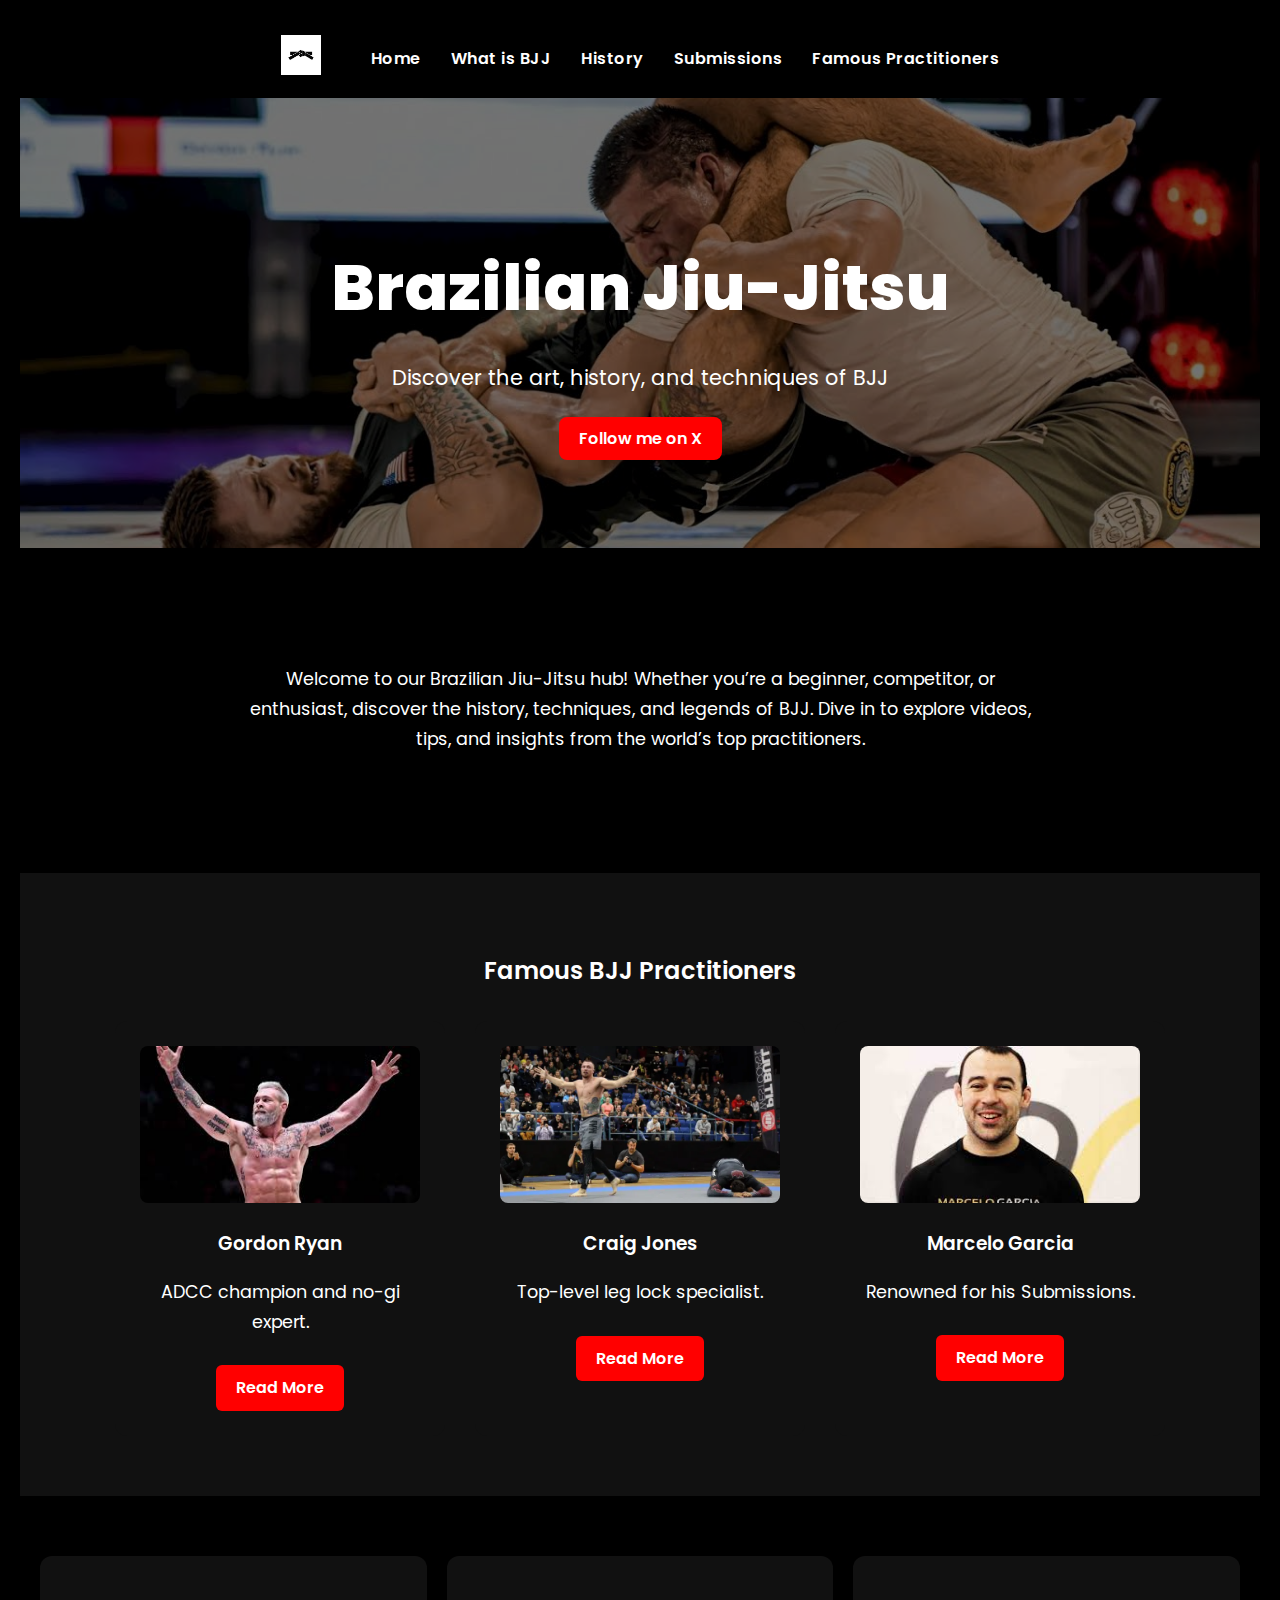
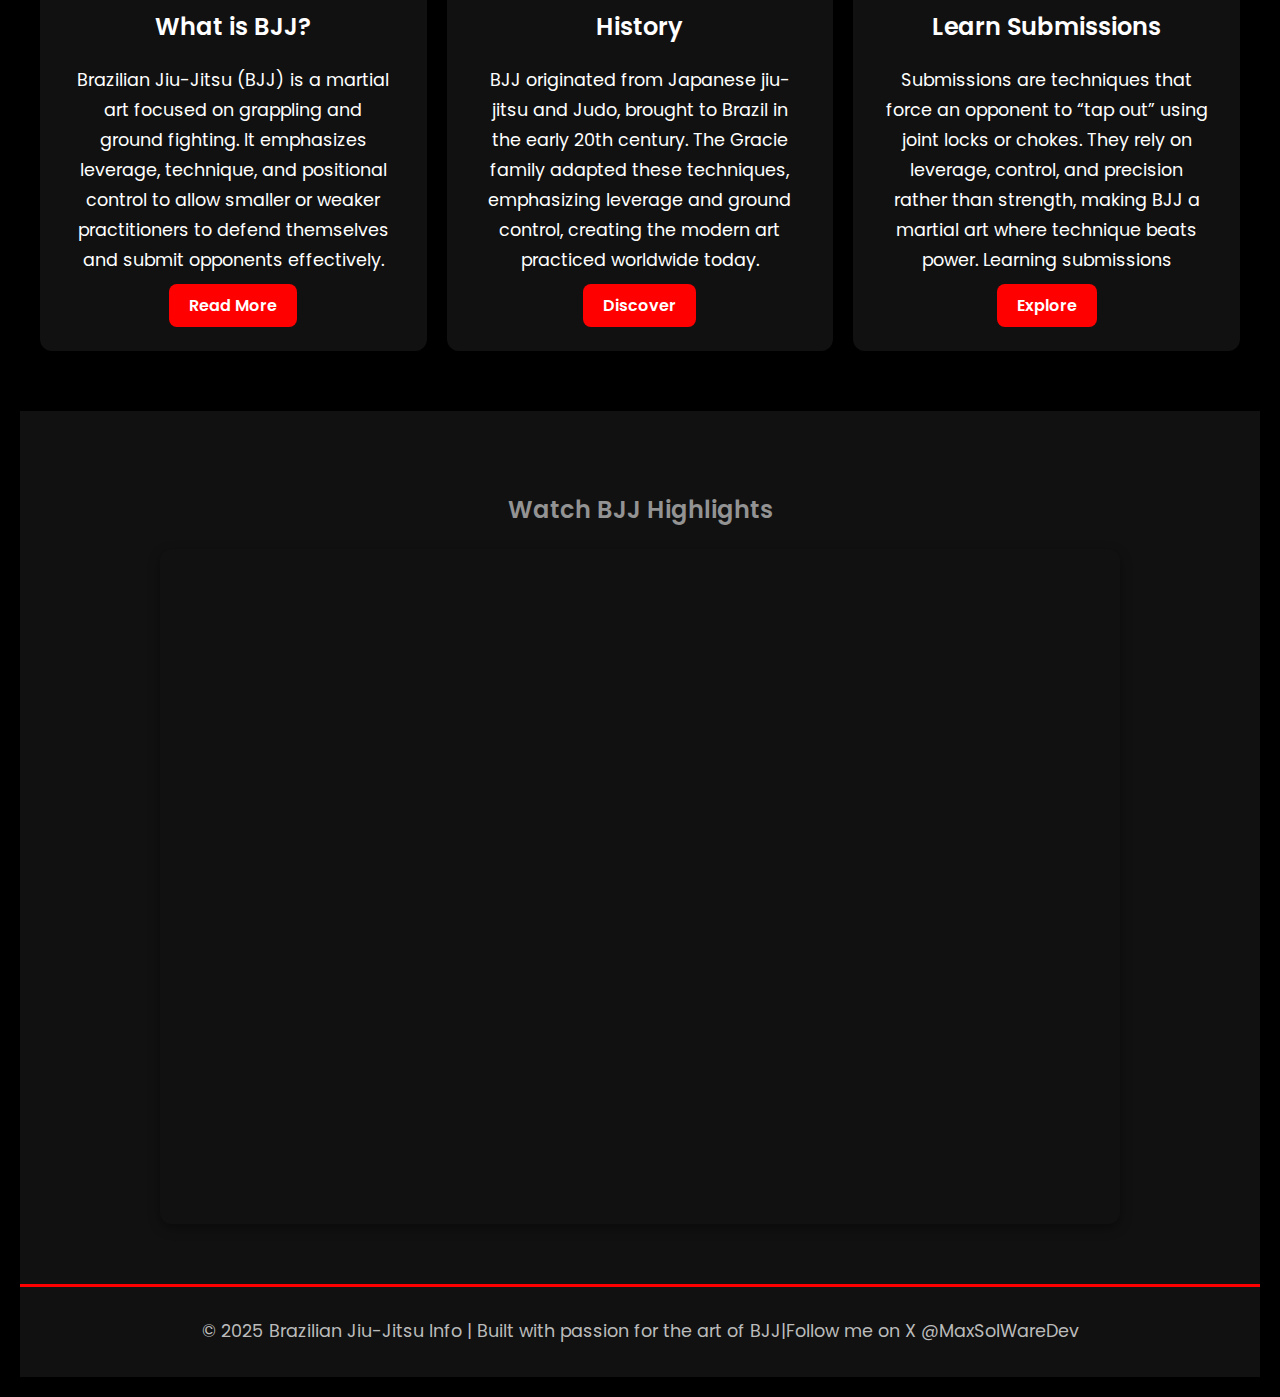
<file: index.html>
<!DOCTYPE html>
<html lang="en">

<head>

  <link href="https://fonts.googleapis.com/css2?family=Poppins:wght@400;600;700;800&display=swap" rel="stylesheet">


  <link rel="icon" href="favicon.ico" type="image/x-icon">

  <script async src="https://www.googletagmanager.com/gtag/js?id=G-JD1SRXKJDD"></script>
  <script>
    window.dataLayer = window.dataLayer || [];
    function gtag() { dataLayer.push(arguments); }
    gtag('js', new Date());
    gtag('config', 'G-JD1SRXKJDD');
  </script>


  <link rel="stylesheet" href="style.css">
  <meta charset="UTF-8">
  <meta name="viewport" content="width=device-width, initial-scale=1.0">
  <title>Brazilian Jiu-Jitsu Info</title>
</head>

<body>


  <nav>
    <a href="index.html">
      <img src="harder.jpeg" alt="Logo">
    </a>
    <a href="index.html">Home</a>
    <a href="what-is-bjj.html">What is BJJ</a>
    <a href="history.html">History</a>
    <a href="Submissions.html">Submissions</a>
    <a href="practitioners.html">Famous Practitioners</a>
  </nav>


  <header class="hero">
    <div class="hero-content">
      <h1>Brazilian Jiu-Jitsu</h1>
      <p>Discover the art, history, and techniques of BJJ</p>
      <a href="https://x.com/MaxSolWareDev" class="btn" target="_blank">Follow me on X</a>
    </div>
  </header>


  <section class="intro">
    <p>Welcome to our Brazilian Jiu-Jitsu hub! Whether you’re a beginner, competitor, or enthusiast, discover the
      history, techniques, and legends of BJJ. Dive in to explore videos, tips, and insights from the world’s top
      practitioners.</p>
  </section>


  <section class="practitioners-preview">


    <h2>Famous BJJ Practitioners</h2>
    <div class="practitioner-grid">
      <div class="practitioner-card">
        <img src="gordon-ryan.jpg" alt="Gordon Ryan">
        <h3>Gordon Ryan</h3>
        <p>ADCC champion and no-gi expert.</p>
        <a href="practitioners.html" class="btn-small">Read More</a>
      </div>


      <div class="practitioner-card">
        <img src="craig-jones.jpg" alt="Craig Jones">
        <h3>Craig Jones</h3>
        <p>Top-level leg lock specialist.</p>
        <a href="practitioners.html" class="btn-small">Read More</a>
      </div>


      <div class="practitioner-card">
        <img src="marcelo-garcia.jpg" alt="Marcelo Garcia">
        <h3>Marcelo Garcia</h3>
        <p>Renowned for his Submissions.</p>
        <a href="practitioners.html" class="btn-small">Read More</a>
      </div>


  </section>


  <section class="features">


    <div class="feature">
      <h2>What is BJJ?</h2>
      <p>Brazilian Jiu-Jitsu (BJJ) is a martial art focused on grappling and ground fighting. It emphasizes leverage,
        technique, and positional control to allow smaller or weaker practitioners to defend themselves and submit
        opponents effectively.</p>
      <a href="what-is-bjj.html" class="btn-small">Read More</a>
    </div>


    <div class="feature">
      <h2>History</h2>
      <p>BJJ originated from Japanese jiu-jitsu and Judo, brought to Brazil in the early 20th century. The Gracie family
        adapted these techniques, emphasizing leverage and ground control, creating the modern art practiced worldwide
        today.</p>
      <a href="history.html" class="btn-small">Discover</a>
    </div>


    <div class="feature">
      <h2>Learn Submissions</h2>
      <p>Submissions are techniques that force an opponent to “tap out” using joint locks or chokes. They rely on
        leverage, control, and precision rather than strength, making BJJ a martial art where technique beats power.
        Learning submissions</p>
      <a href="Submissions.html" class="btn-small">Explore</a>
    </div>


  </section>


  <section class="media">
    <h2>Watch BJJ Highlights</h2>
    <div class="video-container">
      <iframe src="https://www.youtube.com/embed/VdvzKLjdd8c" frameborder="0" allowfullscreen></iframe>
    </div>


  </section>


  <footer>
    <p>&copy; 2025 Brazilian Jiu-Jitsu Info | Built with passion for the art of BJJ|Follow me on X @MaxSolWareDev</p>
  </footer>


</body>

</html>
</file>
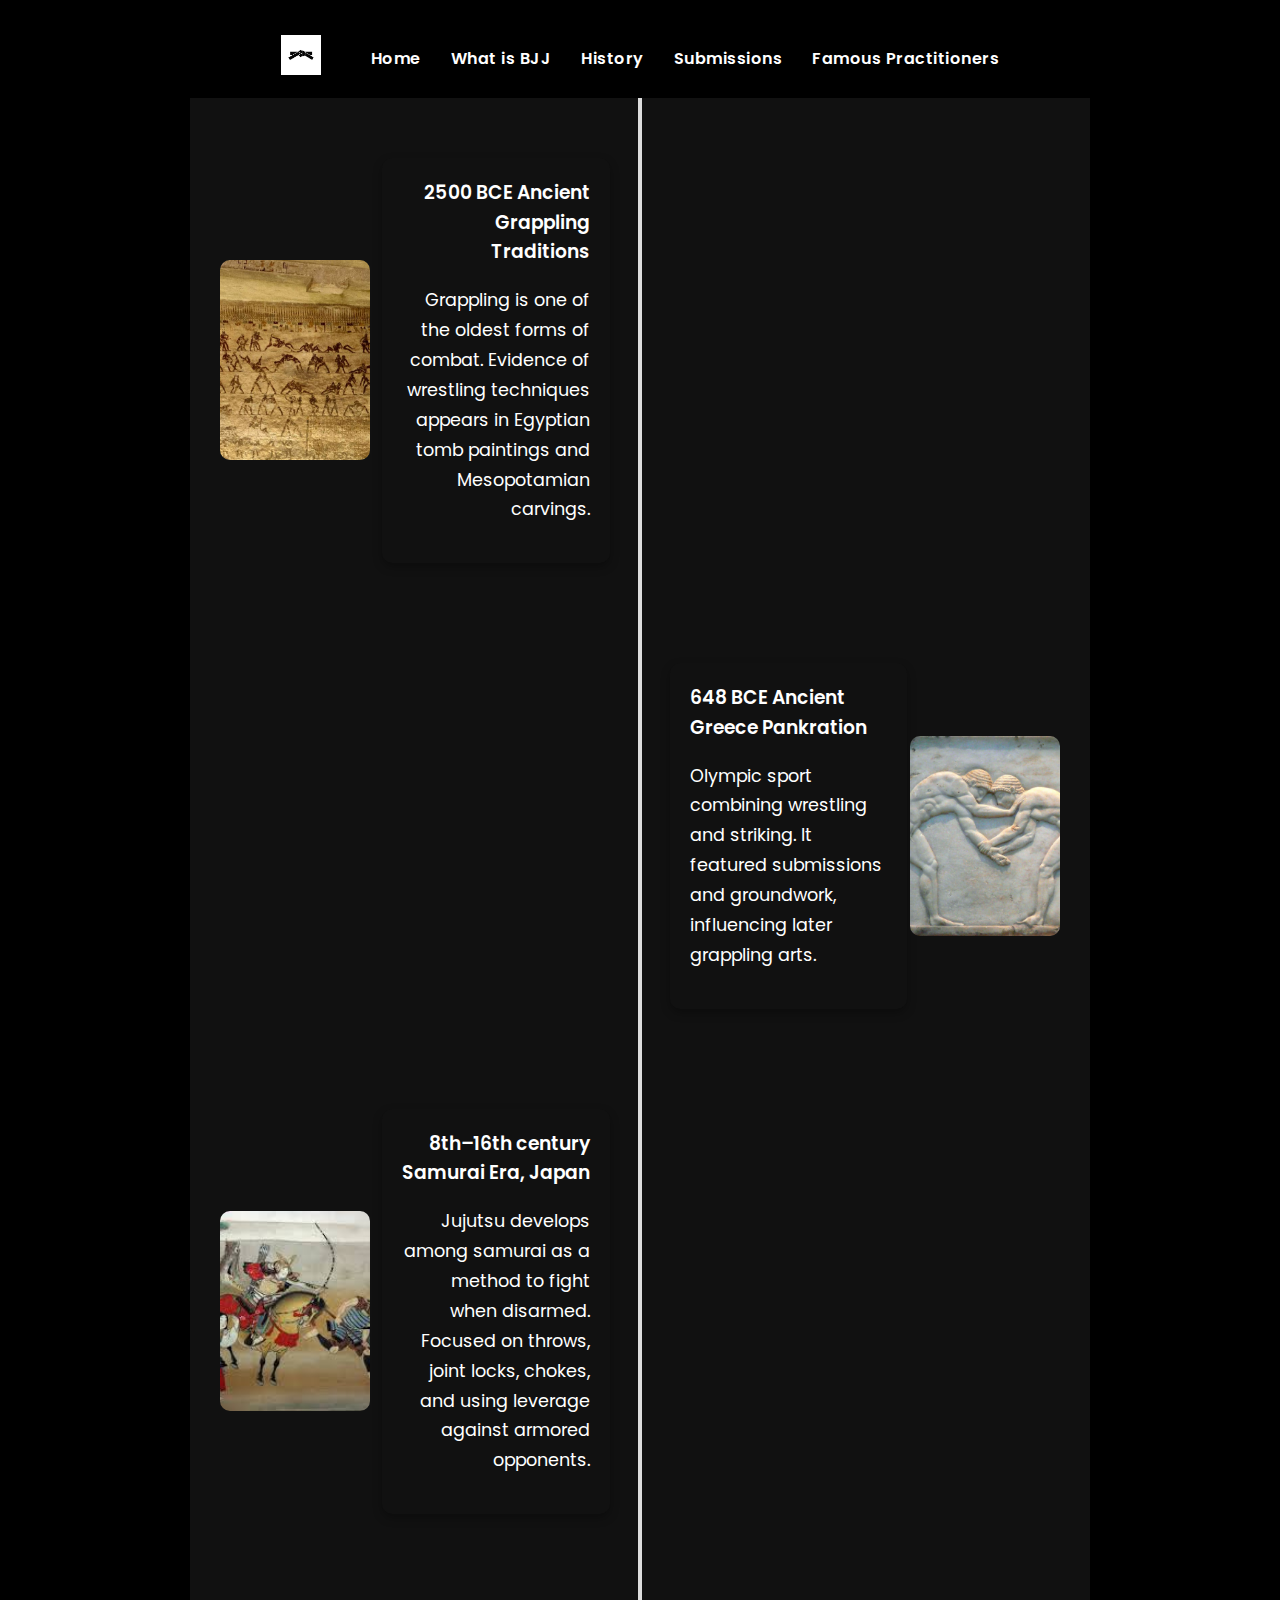
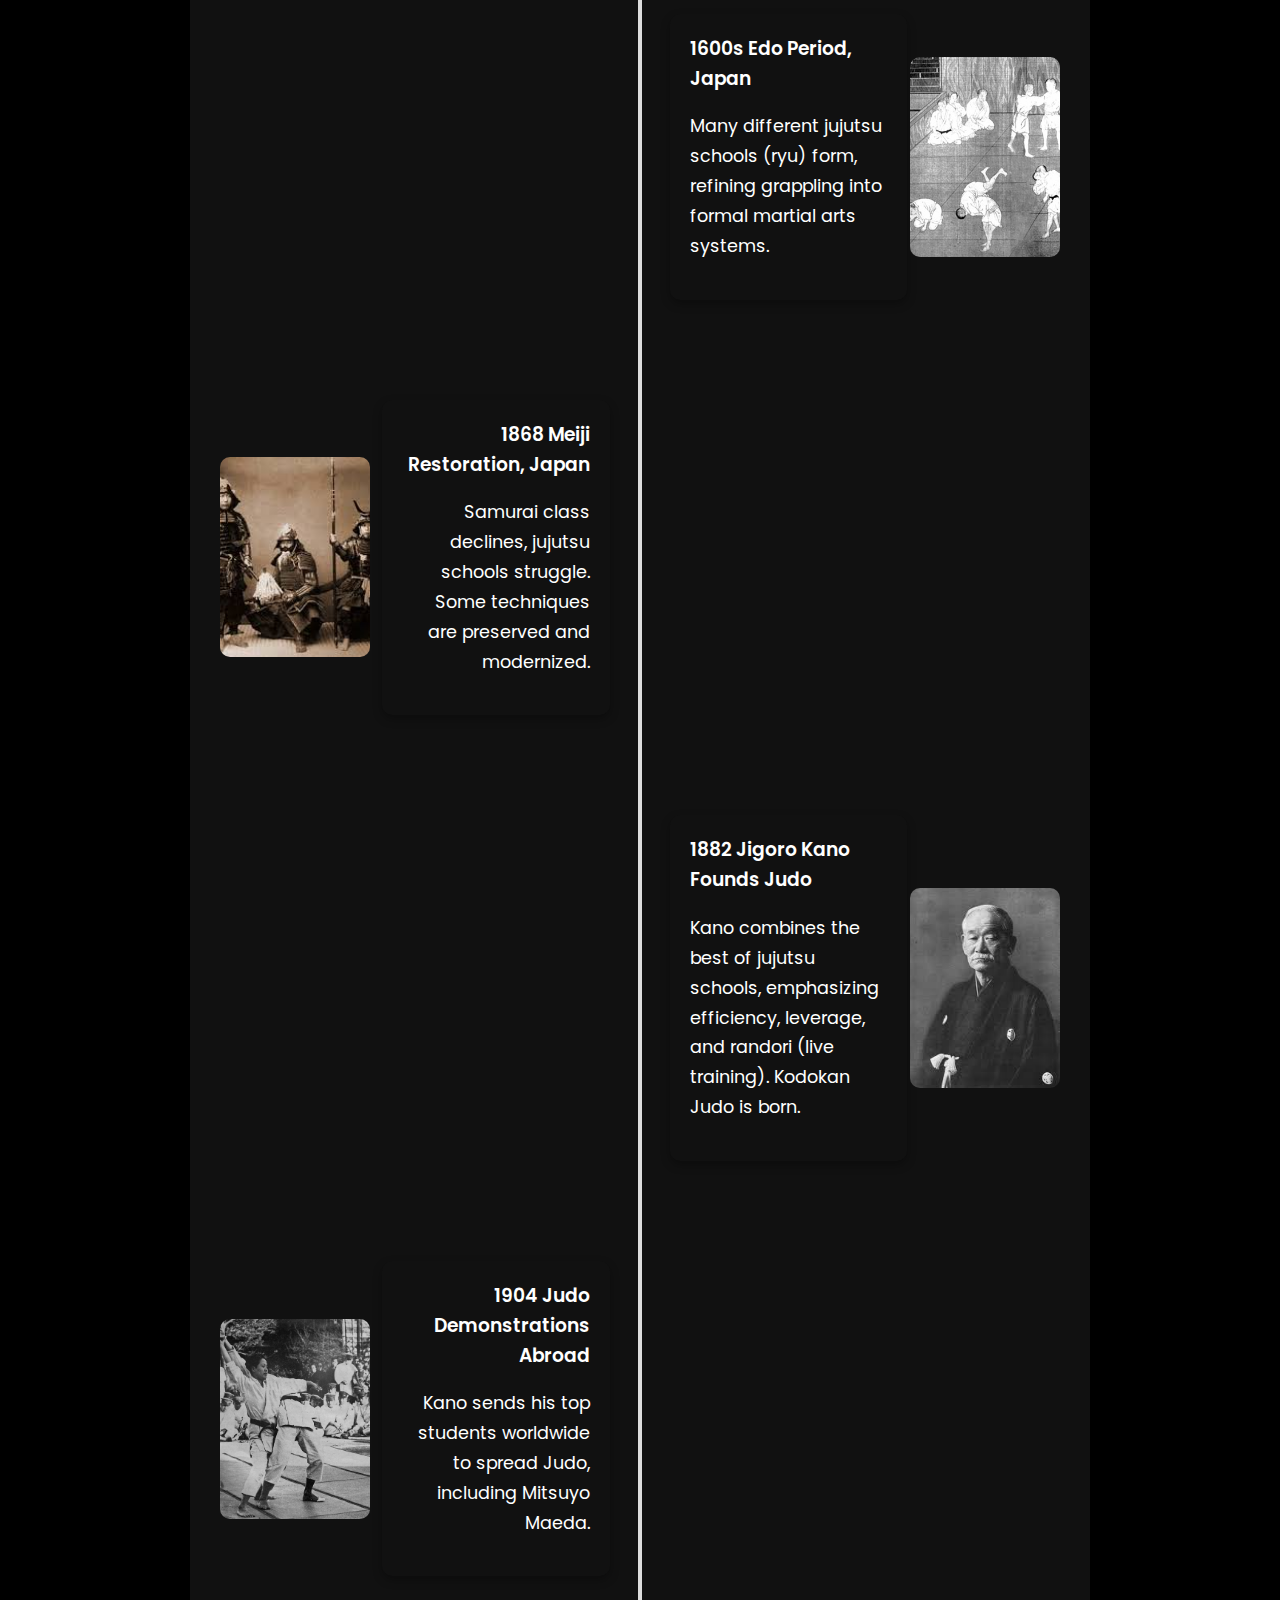
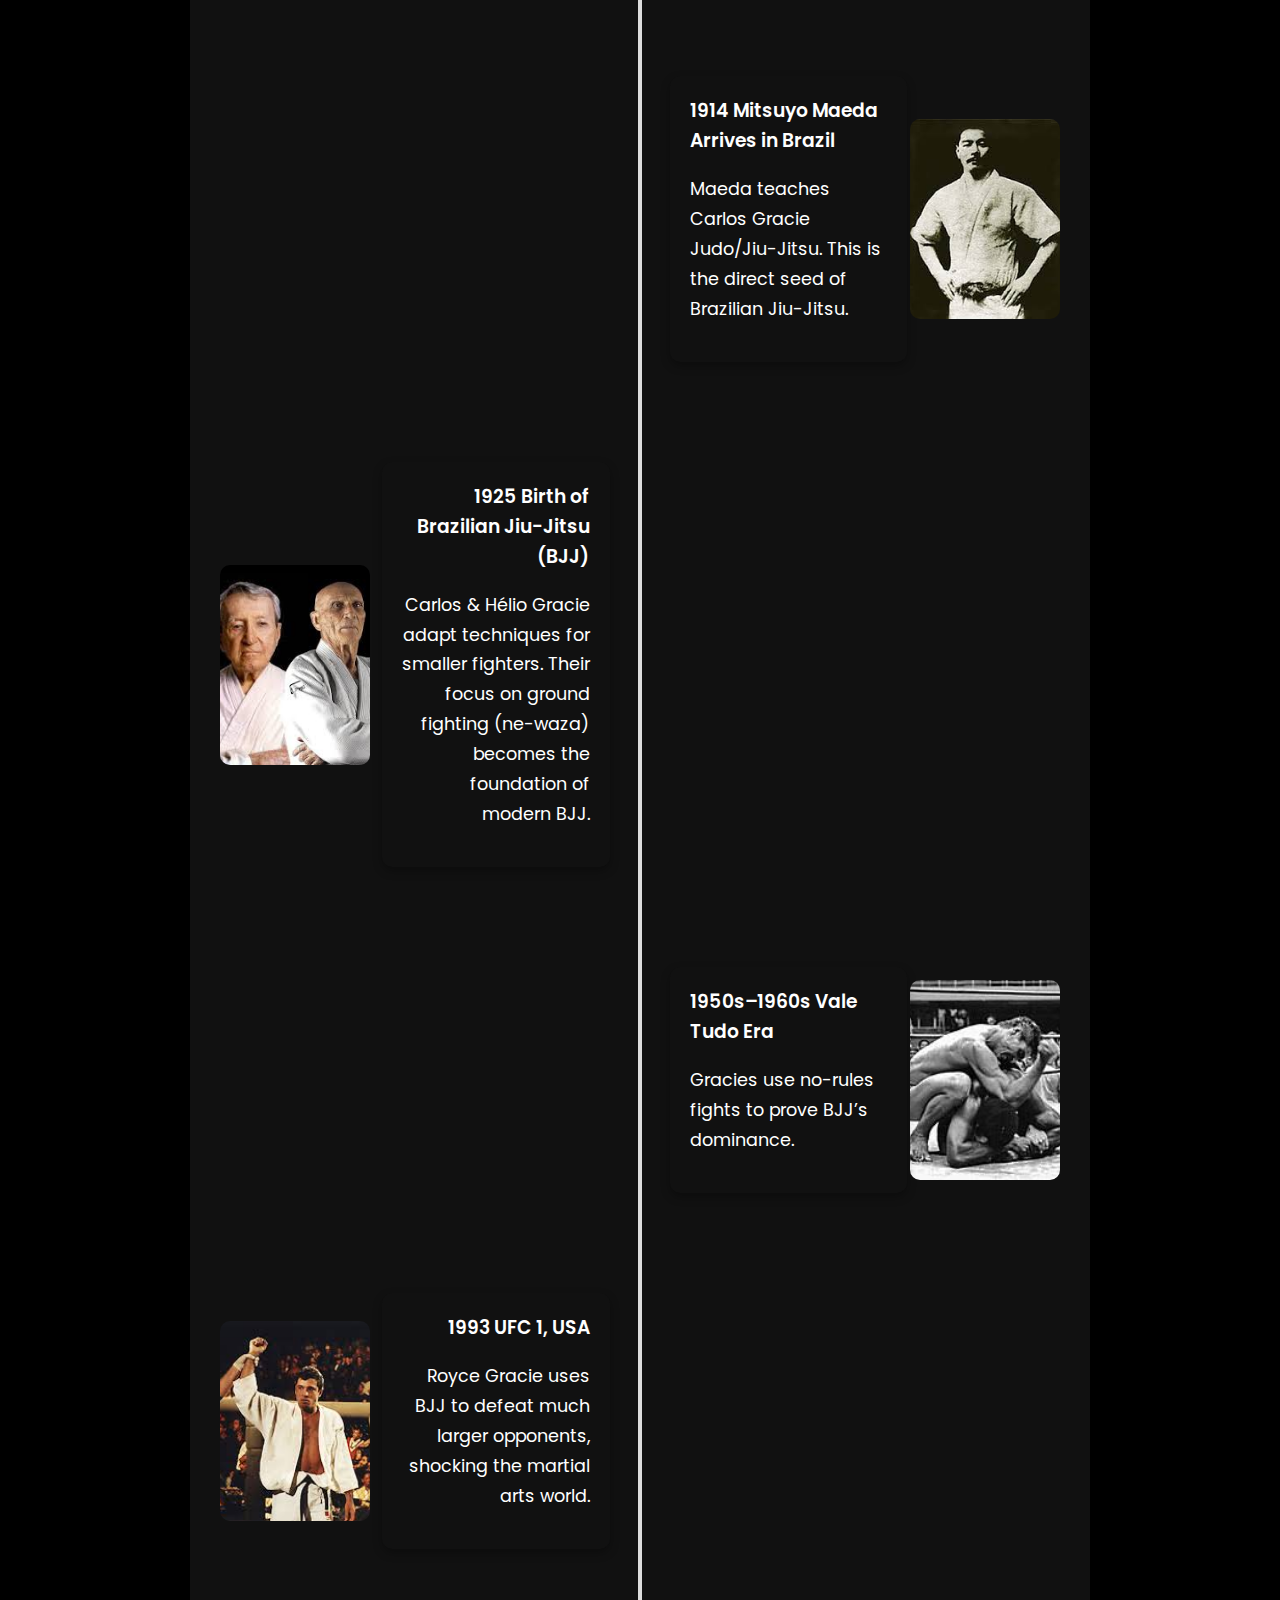
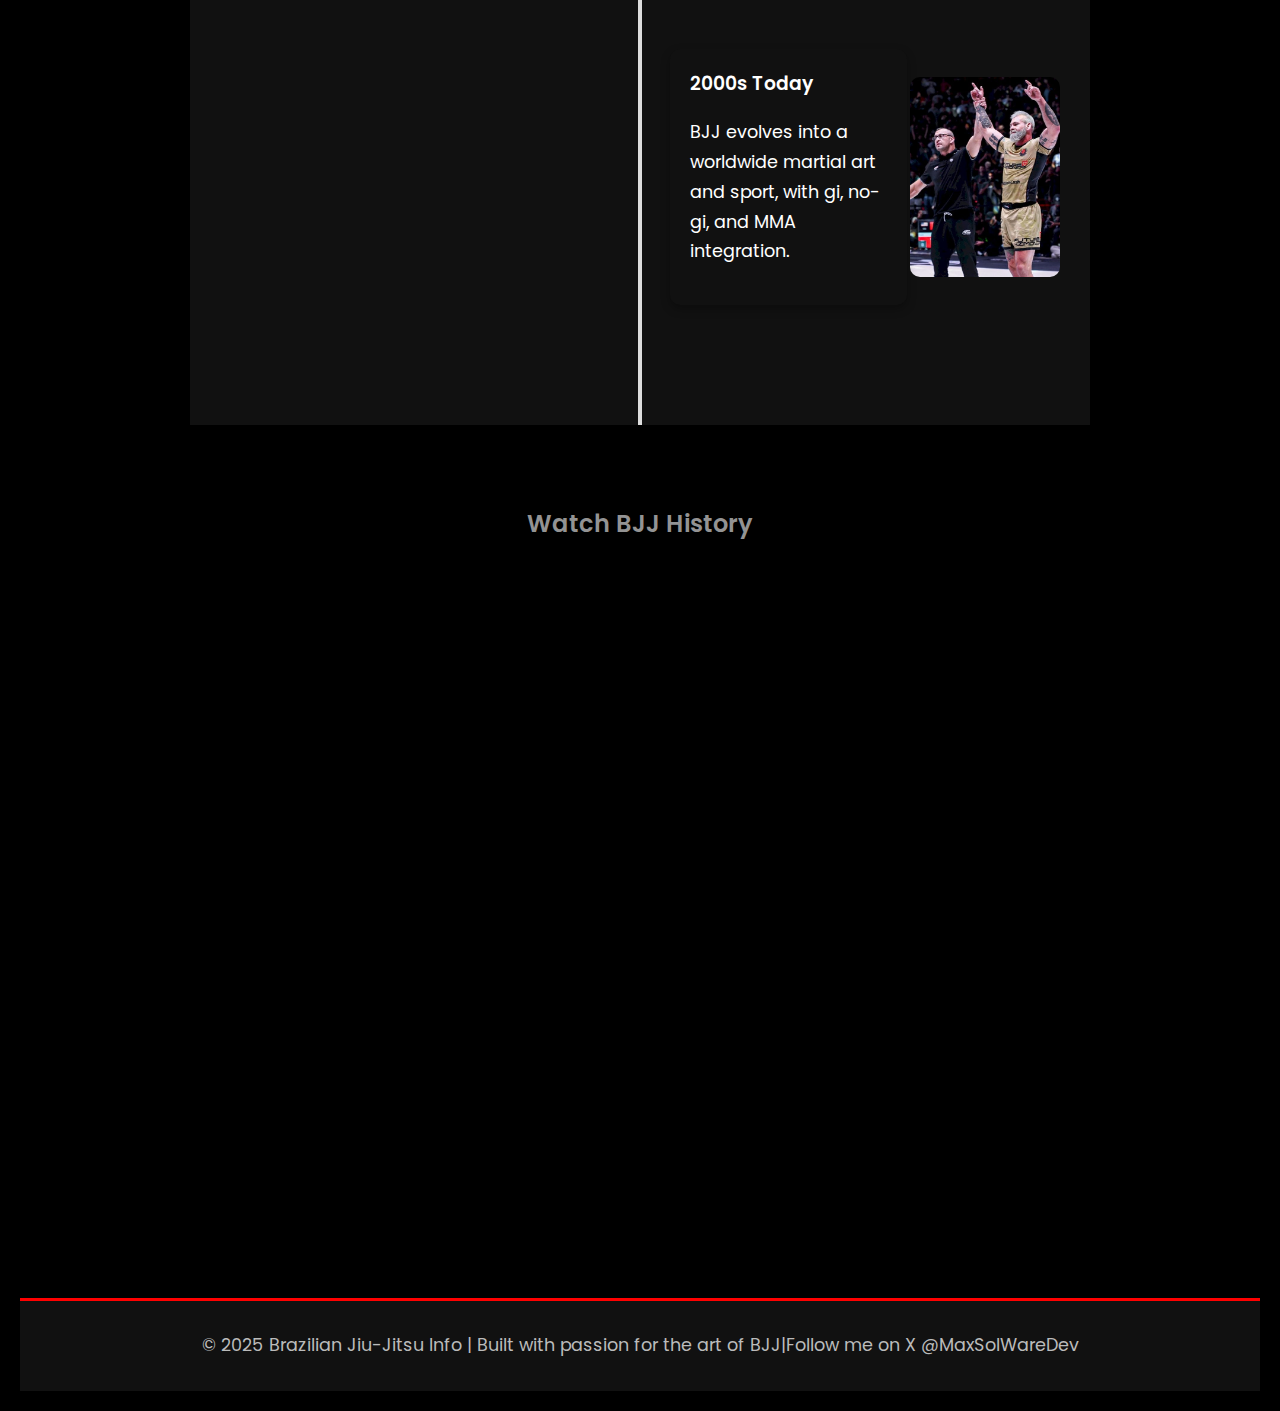
<file: history.html>
<!DOCTYPE html>
<html lang="en">

<head>

  <link href="https://fonts.googleapis.com/css2?family=Poppins:wght@400;600;700;800&display=swap" rel="stylesheet">

  <link rel="icon" href="favicon.ico" type="image/x-icon">


  <script async src="https://www.googletagmanager.com/gtag/js?id=G-JD1SRXKJDD"></script>
  <script>
    window.dataLayer = window.dataLayer || [];
    function gtag() { dataLayer.push(arguments); }
    gtag('js', new Date());
    gtag('config', 'G-JD1SRXKJDD');
  </script>


  <link rel="stylesheet" href="style.css">
  <meta charset="UTF-8">
  <meta name="viewport" content="width=device-width, initial-scale=1.0">
  <title>History of BJJ</title>
</head>

<body class="history">


  <nav>
    <a href="index.html">
      <img src="harder.jpeg" alt="Logo">
    </a>
    <a href="index.html">Home</a>
    <a href="what-is-bjj.html">What is BJJ</a>
    <a href="history.html">History</a>
    <a href="Submissions.html">Submissions</a>
    <a href="practitioners.html">Famous Practitioners</a>
  </nav>


  <section class="timeline">

    <div class="timeline-item">
      <div class="timeline-img left">
        <img src="ancient-grappling.jpg" alt="Ancient Grappling">
      </div>
      <div class="timeline-content">
        <h3>2500 BCE Ancient Grappling Traditions</h3>
        <p>Grappling is one of the oldest forms of combat. Evidence of wrestling techniques appears in Egyptian tomb
          paintings and Mesopotamian carvings.</p>
      </div>
    </div>


    <div class="timeline-item">
      <div class="timeline-img right">
        <img src="pankration.jpg" alt="Ancient Greece Pankration">
      </div>
      <div class="timeline-content">
        <h3>648 BCE Ancient Greece Pankration</h3>
        <p>Olympic sport combining wrestling and striking. It featured submissions and groundwork, influencing later
          grappling arts.</p>
      </div>
    </div>


    <div class="timeline-item">
      <div class="timeline-img left">
        <img src="samurai.jpg" alt="samurai">
      </div>
      <div class="timeline-content">
        <h3>8th–16th century Samurai Era, Japan</h3>
        <p>Jujutsu develops among samurai as a method to fight when disarmed. Focused on throws, joint locks, chokes,
          and using leverage against armored opponents.</p>
      </div>
    </div>


    <div class="timeline-item">
      <div class="timeline-img right">
        <img src="edo.jpg" alt="edo">
      </div>
      <div class="timeline-content">
        <h3>1600s Edo Period, Japan</h3>
        <p>Many different jujutsu schools (ryu) form, refining grappling into formal martial arts systems.</p>
      </div>
    </div>


    <div class="timeline-item">
      <div class="timeline-img left">
        <img src="resto.jpg" alt="resto">
      </div>
      <div class="timeline-content">
        <h3>1868 Meiji Restoration, Japan</h3>
        <p>Samurai class declines, jujutsu schools struggle. Some techniques are preserved and modernized.</p>
      </div>
    </div>


    <div class="timeline-item">
      <div class="timeline-img right">
        <img src="kano.jpg" alt="kano">
      </div>
      <div class="timeline-content">
        <h3>1882 Jigoro Kano Founds Judo</h3>
        <p>Kano combines the best of jujutsu schools, emphasizing efficiency, leverage, and randori (live training).
          Kodokan Judo is born.</p>
      </div>
    </div>


    <div class="timeline-item">
      <div class="timeline-img left">
        <img src="judo.jpg" alt="judo">
      </div>
      <div class="timeline-content">
        <h3>1904 Judo Demonstrations Abroad</h3>
        <p>Kano sends his top students worldwide to spread Judo, including Mitsuyo Maeda.</p>
      </div>
    </div>


    <div class="timeline-item">
      <div class="timeline-img right">
        <img src="maeda.jpg" alt="maeda">
      </div>
      <div class="timeline-content">
        <h3>1914 Mitsuyo Maeda Arrives in Brazil</h3>
        <p>Maeda teaches Carlos Gracie Judo/Jiu-Jitsu. This is the direct seed of Brazilian Jiu-Jitsu.</p>
      </div>
    </div>


    <div class="timeline-item">
      <div class="timeline-img left">
        <img src="gracie.jpg" alt="gracie">
      </div>
      <div class="timeline-content">
        <h3>1925 Birth of Brazilian Jiu-Jitsu (BJJ)</h3>
        <p>Carlos & Hélio Gracie adapt techniques for smaller fighters. Their focus on ground fighting (ne-waza) becomes
          the foundation of modern BJJ.</p>
      </div>
    </div>


    <div class="timeline-item">
      <div class="timeline-img right">
        <img src="tudo.jpg" alt="tudo">
      </div>
      <div class="timeline-content">
        <h3>1950s–1960s Vale Tudo Era</h3>
        <p>Gracies use no-rules fights to prove BJJ’s dominance.</p>
      </div>
    </div>


    <div class="timeline-item">
      <div class="timeline-img left">
        <img src="ufc.jpg" alt="ufc">
      </div>
      <div class="timeline-content">
        <h3>1993 UFC 1, USA</h3>
        <p>Royce Gracie uses BJJ to defeat much larger opponents, shocking the martial arts world.</p>
      </div>
    </div>

    <div class="timeline-item">
      <div class="timeline-img right">
        <img src="now.jpg" alt="now">
      </div>
      <div class="timeline-content">
        <h3>2000s Today</h3>
        <p>BJJ evolves into a worldwide martial art and sport, with gi, no-gi, and MMA integration.</p>
      </div>
    </div>


  </section>

  <section class="media">
    <h2>Watch BJJ History</h2>
    <div class="video-container">
      <iframe src="https://www.youtube.com/embed/UiVyUQqkWro" frameborder="0" allowfullscreen></iframe>
    </div>
  </section>

  <footer>
    <p>&copy; 2025 Brazilian Jiu-Jitsu Info | Built with passion for the art of BJJ|Follow me on X @MaxSolWareDev</p>
  </footer>


</body>

</html>
</file>
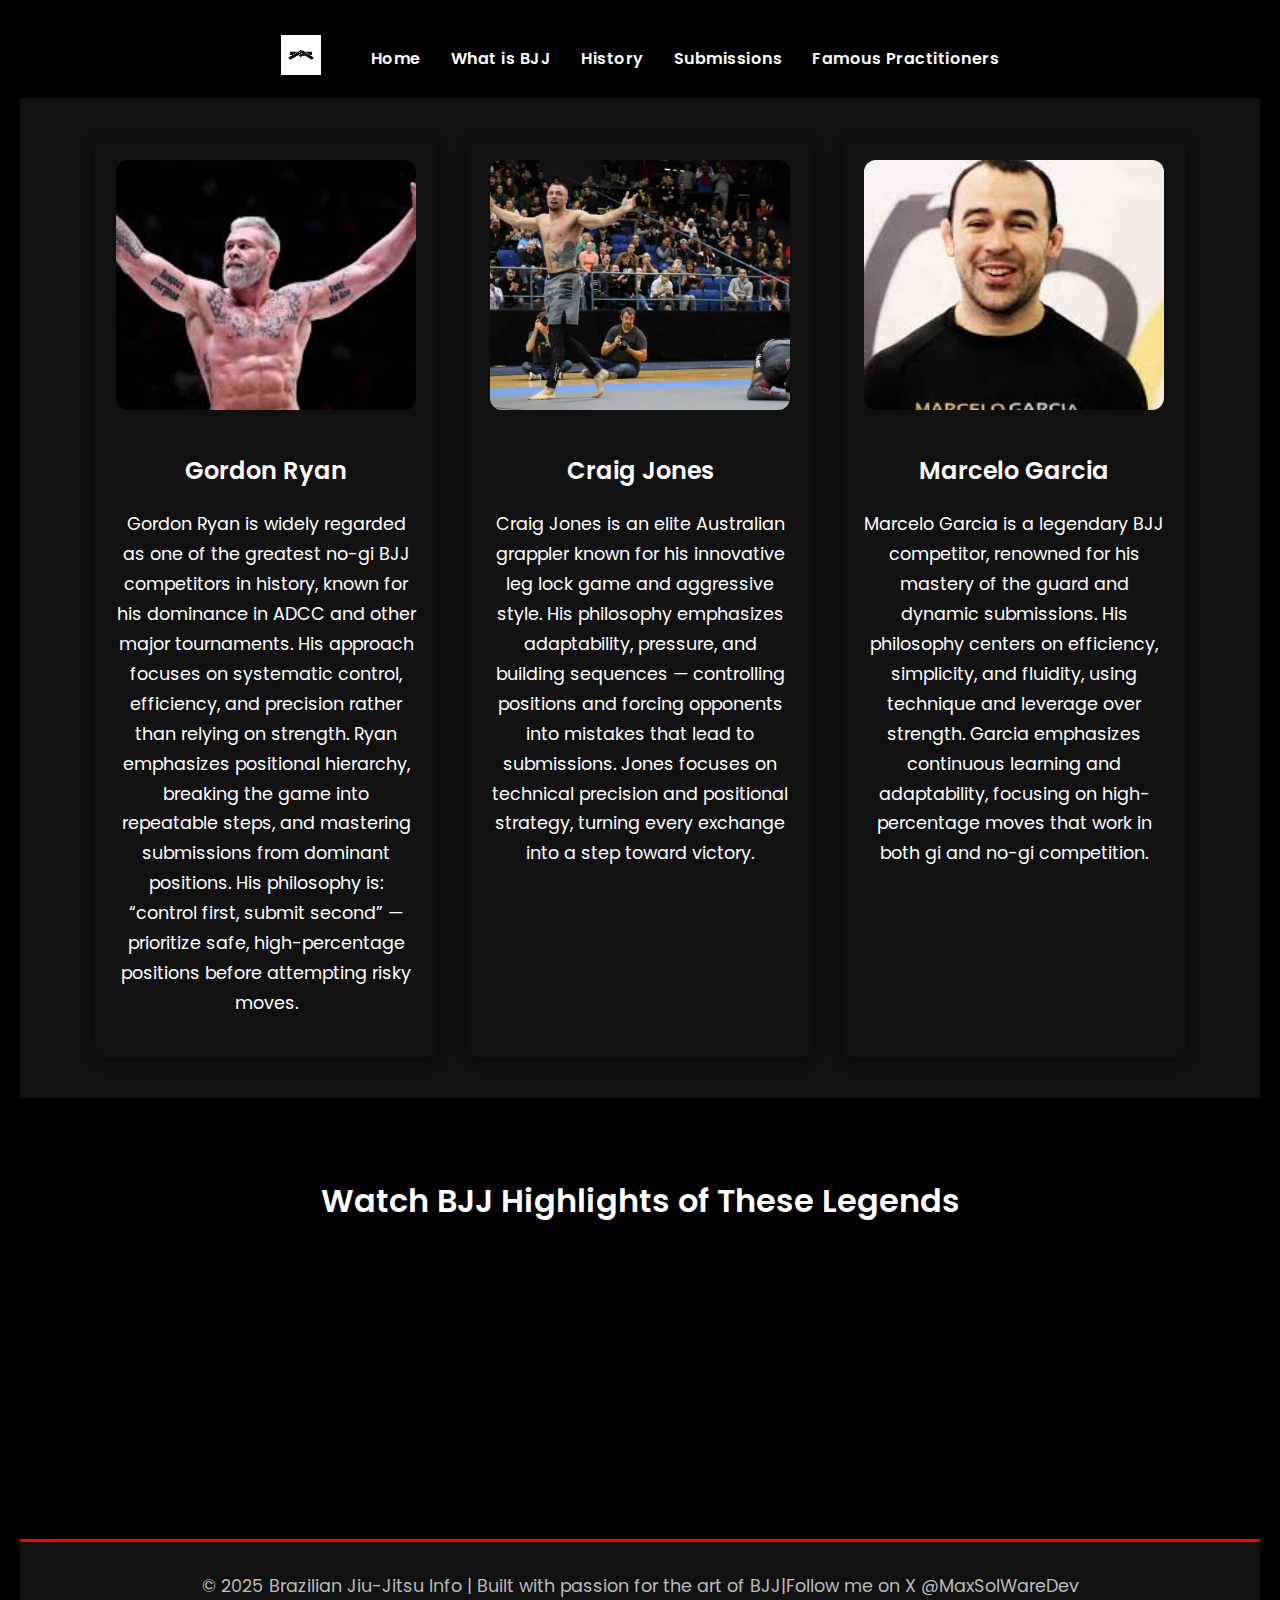
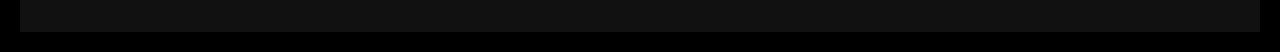
<file: practitioners.html>
<!DOCTYPE html>
<html lang="en">

<head>

  <link href="https://fonts.googleapis.com/css2?family=Poppins:wght@400;600;700;800&display=swap" rel="stylesheet">

  <link rel="icon" href="favicon.ico" type="image/x-icon">


  <script async src="https://www.googletagmanager.com/gtag/js?id=G-JD1SRXKJDD"></script>
  <script>
    window.dataLayer = window.dataLayer || [];
    function gtag() { dataLayer.push(arguments); }
    gtag('js', new Date());
    gtag('config', 'G-JD1SRXKJDD');
  </script>


  <meta charset="UTF-8">
  <meta name="viewport" content="width=device-width, initial-scale=1.0">
  <link rel="stylesheet" href="style.css">
</head>

<body class="practitioners">


  <nav>
    <a href="index.html"><img src="harder.jpeg" alt="Logo"></a>
    <a href="index.html">Home</a>
    <a href="what-is-bjj.html">What is BJJ</a>
    <a href="history.html">History</a>
    <a href="submissions.html">Submissions</a>
    <a href="practitioners.html">Famous Practitioners</a>
  </nav>


  <section class="practitioner-full">
    <div class="practitioner-detail">
      <img src="gordon-ryan.jpg" alt="Gordon Ryan">
      <h2>Gordon Ryan</h2>
      <p>Gordon Ryan is widely regarded as one of the greatest no-gi BJJ competitors in history, known for his dominance
        in ADCC and other major tournaments. His approach focuses on systematic control, efficiency, and precision
        rather than relying on strength. Ryan emphasizes positional hierarchy, breaking the game into repeatable steps,
        and mastering submissions from dominant positions. His philosophy is: “control first, submit second” —
        prioritize safe, high-percentage positions before attempting risky moves.</p>
    </div>


    <div class="practitioner-detail">
      <img src="craig-jones.jpg" alt="Craig Jones">
      <h2>Craig Jones</h2>
      <p>Craig Jones is an elite Australian grappler known for his innovative leg lock game and aggressive style. His
        philosophy emphasizes adaptability, pressure, and building sequences — controlling positions and forcing
        opponents into mistakes that lead to submissions. Jones focuses on technical precision and positional strategy,
        turning every exchange into a step toward victory.</p>
    </div>


    <div class="practitioner-detail">
      <img src="marcelo-garcia.jpg" alt="Marcelo Garcia">
      <h2>Marcelo Garcia</h2>
      <p>Marcelo Garcia is a legendary BJJ competitor, renowned for his mastery of the guard and dynamic submissions.
        His philosophy centers on efficiency, simplicity, and fluidity, using technique and leverage over strength.
        Garcia emphasizes continuous learning and adaptability, focusing on high-percentage moves that work in both gi
        and no-gi competition.</p>
    </div>
  </section>


  <section class="practitioner-videos">
    <h2>Watch BJJ Highlights of These Legends</h2>


    <div class="video-grid">
      <div class="video-card">
        <iframe src="https://www.youtube.com/embed/Okd-T7qWDbU" frameborder="0" allowfullscreen></iframe>
      </div>


      <div class="video-card">
        <iframe src="https://www.youtube.com/embed/KRuYGbv5oKY" frameborder="0" allowfullscreen></iframe>
      </div>


      <div class="video-card">
        <iframe src="https://www.youtube.com/embed/2BOg4pGr3nI" frameborder="0" allowfullscreen></iframe>
      </div>

    </div>
  </section>


  <footer>
    <p>&copy; 2025 Brazilian Jiu-Jitsu Info | Built with passion for the art of BJJ|Follow me on X @MaxSolWareDev</p>
  </footer>


</body>

</html>
</file>
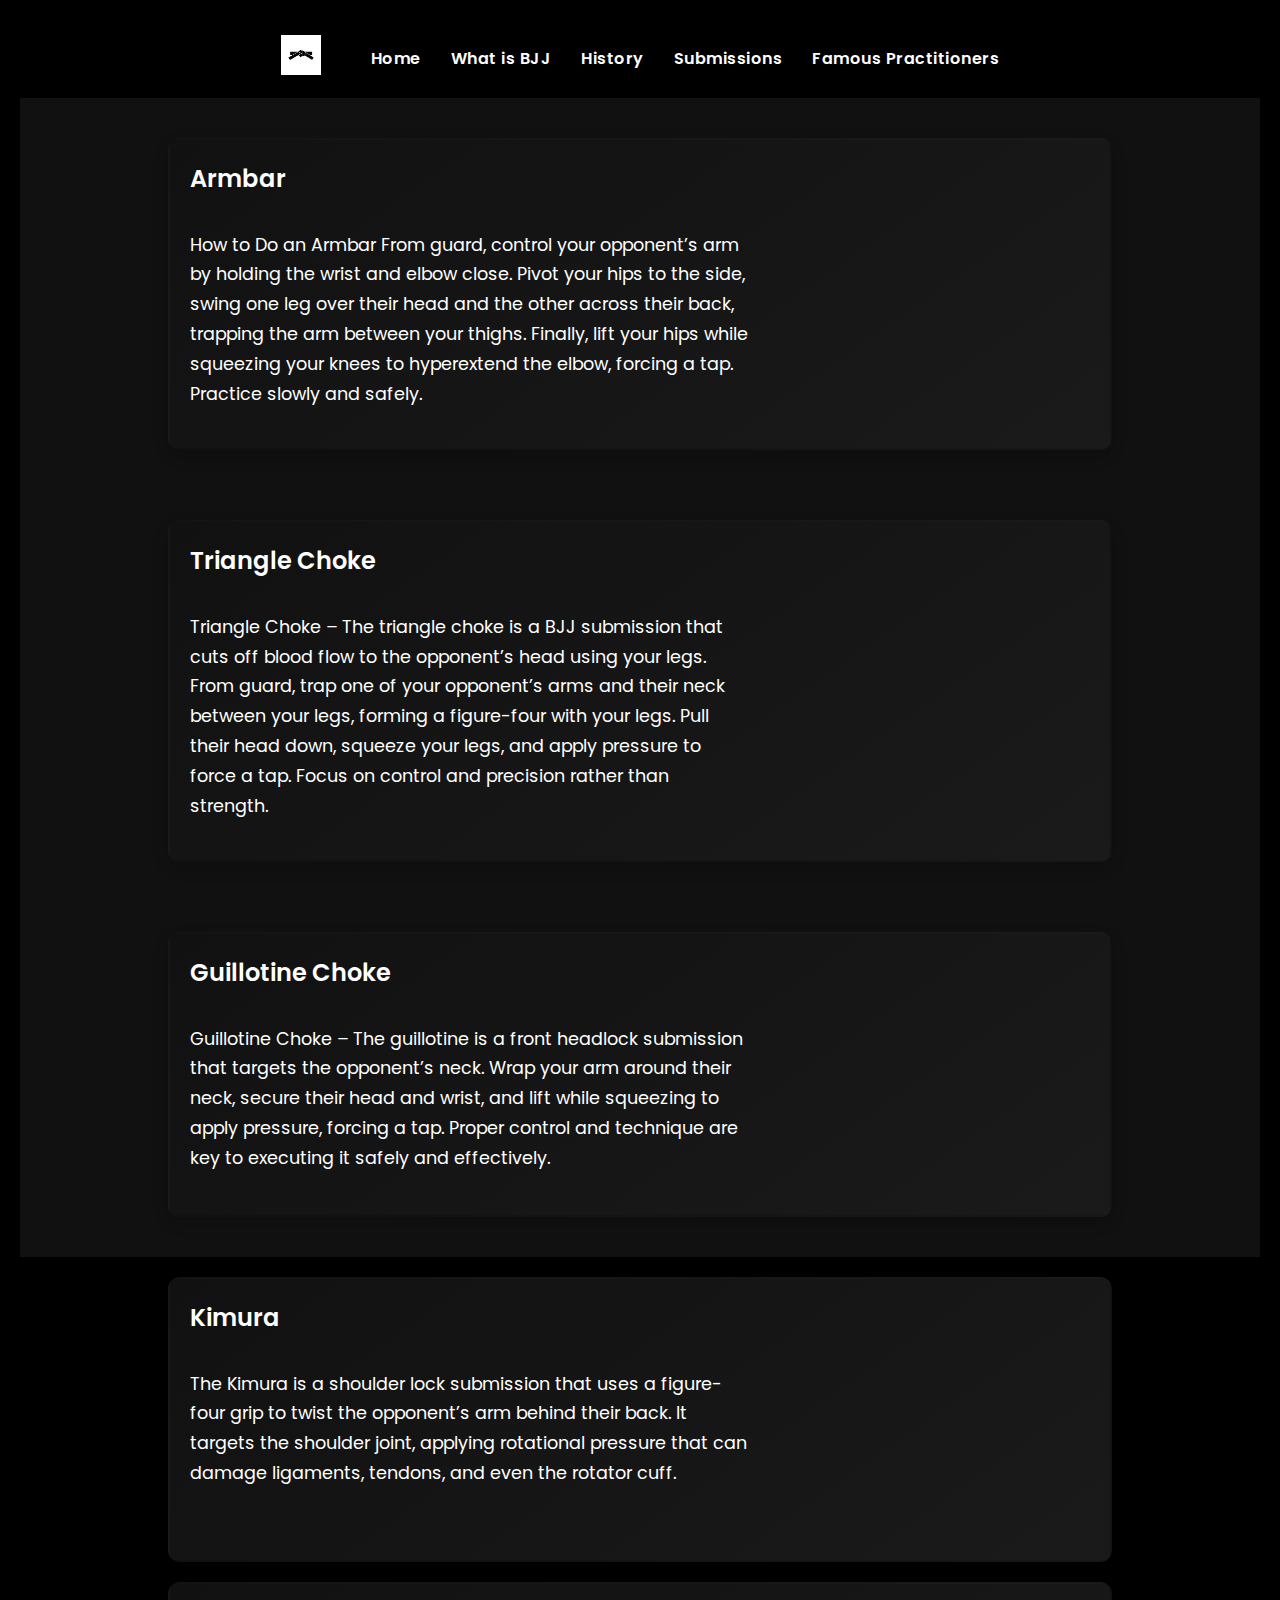
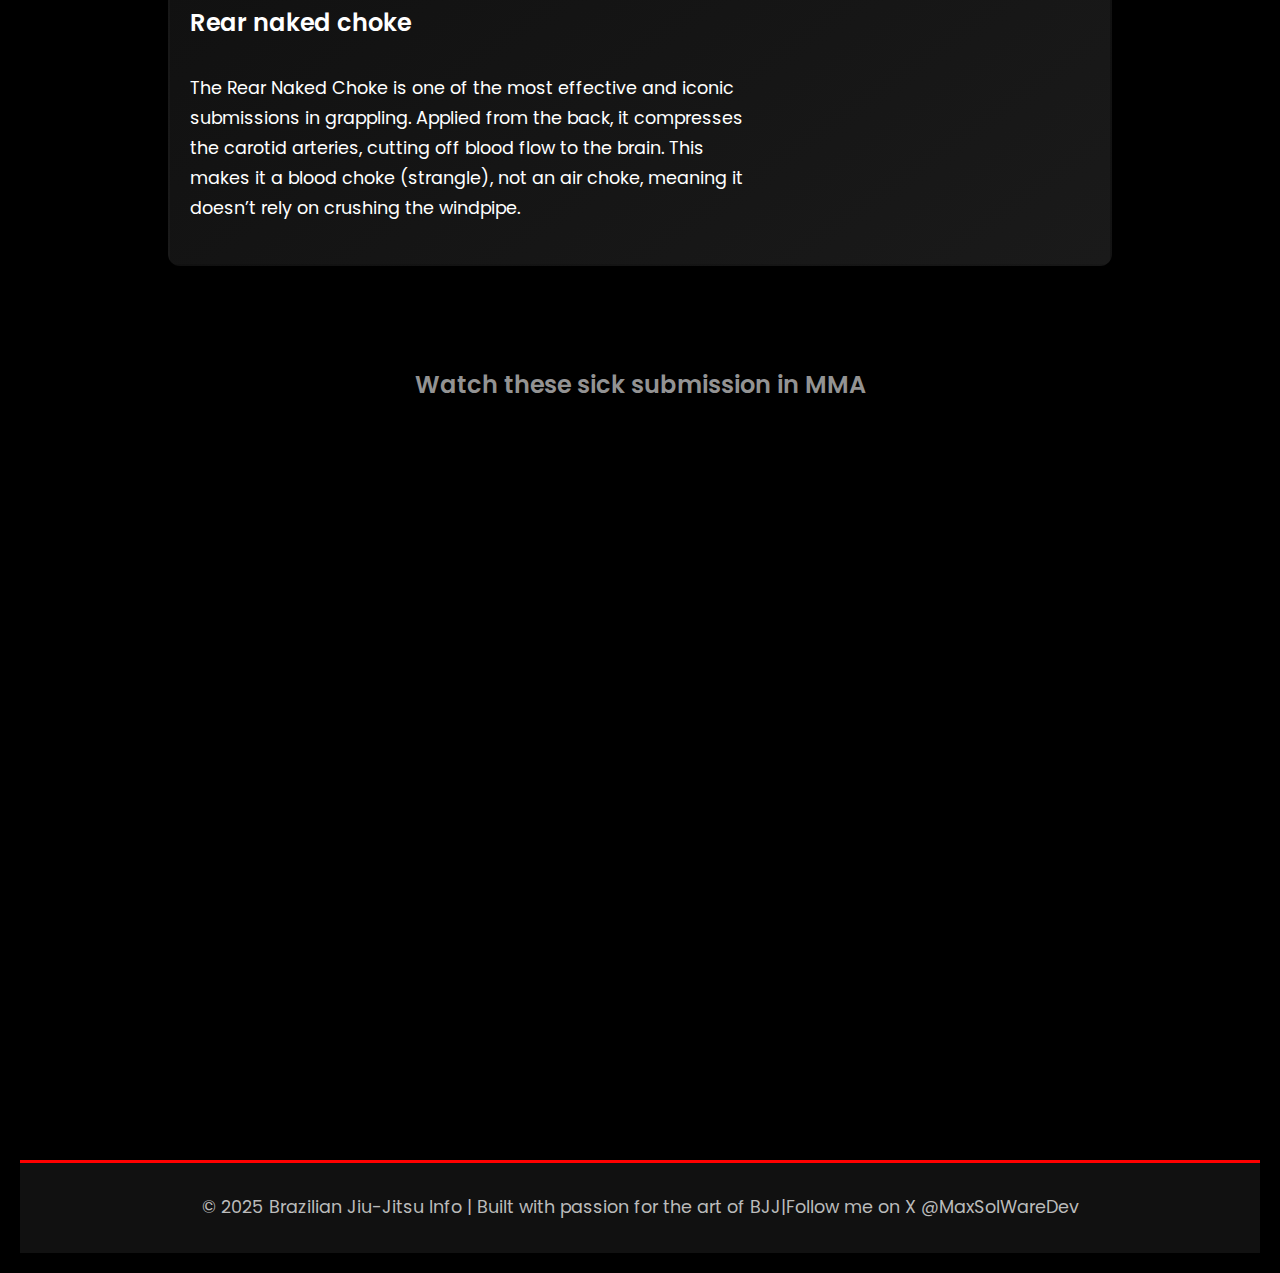
<file: Submissions.html>
<!DOCTYPE html>
<html lang="en">

<head>

  <link href="https://fonts.googleapis.com/css2?family=Poppins:wght@400;600;700;800&display=swap" rel="stylesheet">

  <link rel="icon" href="favicon.ico" type="image/x-icon">


  <script async src="https://www.googletagmanager.com/gtag/js?id=G-JD1SRXKJDD"></script>
  <script>
    window.dataLayer = window.dataLayer || [];
    function gtag() { dataLayer.push(arguments); }
    gtag('js', new Date());
    gtag('config', 'G-JD1SRXKJDD');
  </script>


  <link rel="stylesheet" href="style.css">
  <meta charset="UTF-8">
  <meta name="viewport" content="width=device-width, initial-scale=1.0">
  <title>Submissions</title>
</head>

<body class="submissions">


  <nav>
    <a href="index.html">
      <img src="harder.jpeg" alt="Logo">
    </a>
    <a href="index.html">Home</a>
    <a href="what-is-bjj.html">What is BJJ</a>
    <a href="history.html">History</a>
    <a href="Submissions.html">Submissions</a>
    <a href="practitioners.html">Famous Practitioners</a>
  </nav>


  <section class="submission-cards">
    <div class="submission-card">
      <h2>Armbar</h2>
      <div class="submission-content">
        <div class="submission-text">
          <p>How to Do an Armbar From guard, control your opponent’s arm by holding the wrist and elbow close. Pivot
            your hips to the side, swing one leg over their head and the other across their back, trapping the arm
            between your thighs. Finally, lift your hips while squeezing your knees to hyperextend the elbow, forcing a
            tap. Practice slowly and safely.</p>
        </div>
        <div class="submission-video">
          <iframe width="320" height="180" src="https://www.youtube.com/embed/iUap4TaYVQc" frameborder="0"
            allowfullscreen></iframe>
        </div>
      </div>
    </div>


    <div class="submission-card">
      <h2>Triangle Choke</h2>
      <div class="submission-content">
        <div class="submission-text">
          <p>Triangle Choke – The triangle choke is a BJJ submission that cuts off blood flow to the opponent’s head
            using your legs. From guard, trap one of your opponent’s arms and their neck between your legs, forming a
            figure-four with your legs. Pull their head down, squeeze your legs, and apply pressure to force a tap.
            Focus on control and precision rather than strength.</p>
        </div>
        <div class="submission-video">
          <iframe width="320" height="180" src="https://www.youtube.com/embed/20j7LcZ5xRY" frameborder="0"
            allowfullscreen></iframe>
        </div>
      </div>
    </div>


    <div class="submission-card">
      <h2>Guillotine Choke</h2>
      <div class="submission-content">
        <div class="submission-text">
          <p>Guillotine Choke – The guillotine is a front headlock submission that targets the opponent’s neck. Wrap
            your arm around their neck, secure their head and wrist, and lift while squeezing to apply pressure, forcing
            a tap. Proper control and technique are key to executing it safely and effectively.</p>
        </div>
        <div class="submission-video">
          <iframe width="320" height="180" src="https://www.youtube.com/embed/YWwRC0V6O9Y" frameborder="0"
            allowfullscreen></iframe>
        </div>
      </div>
    </div>
  </section>


  <div class="submission-card">
    <h2>Kimura</h2>
    <div class="submission-content">
      <div class="submission-text">
        <p>The Kimura is a shoulder lock submission that uses a figure-four grip to twist the opponent’s arm behind
          their back. It targets the shoulder joint, applying rotational pressure that can damage ligaments, tendons,
          and even the rotator cuff.</p>
      </div>
      <div class="submission-video">
        <iframe width="320" height="180" src="https://www.youtube.com/embed/FWVeQnJ7RF4" frameborder="0"
          allowfullscreen></iframe>
      </div>
    </div>
  </div>
  </section>


  <div class="submission-card">
    <h2>Rear naked choke</h2>
    <div class="submission-content">
      <div class="submission-text">
        <p>The Rear Naked Choke is one of the most effective and iconic submissions in grappling. Applied from the back,
          it compresses the carotid arteries, cutting off blood flow to the brain. This makes it a blood choke
          (strangle), not an air choke, meaning it doesn’t rely on crushing the windpipe.</p>
      </div>
      <div class="submission-video">
        <iframe width="320" height="180" src="https://www.youtube.com/embed/KW2RvtWgBxU" frameborder="0"
          allowfullscreen></iframe>
      </div>
    </div>
  </div>
  </section>


  <section class="media">
    <h2>Watch these sick submission in MMA</h2>
    <div class="video-container">
      <iframe src="https://www.youtube.com/embed/U30qDyI84ks" frameborder="0" allowfullscreen></iframe>
    </div>
  </section>


  <footer>
    <p>&copy; 2025 Brazilian Jiu-Jitsu Info | Built with passion for the art of BJJ|Follow me on X @MaxSolWareDev</p>
  </footer>


</body>

</html>
</file>
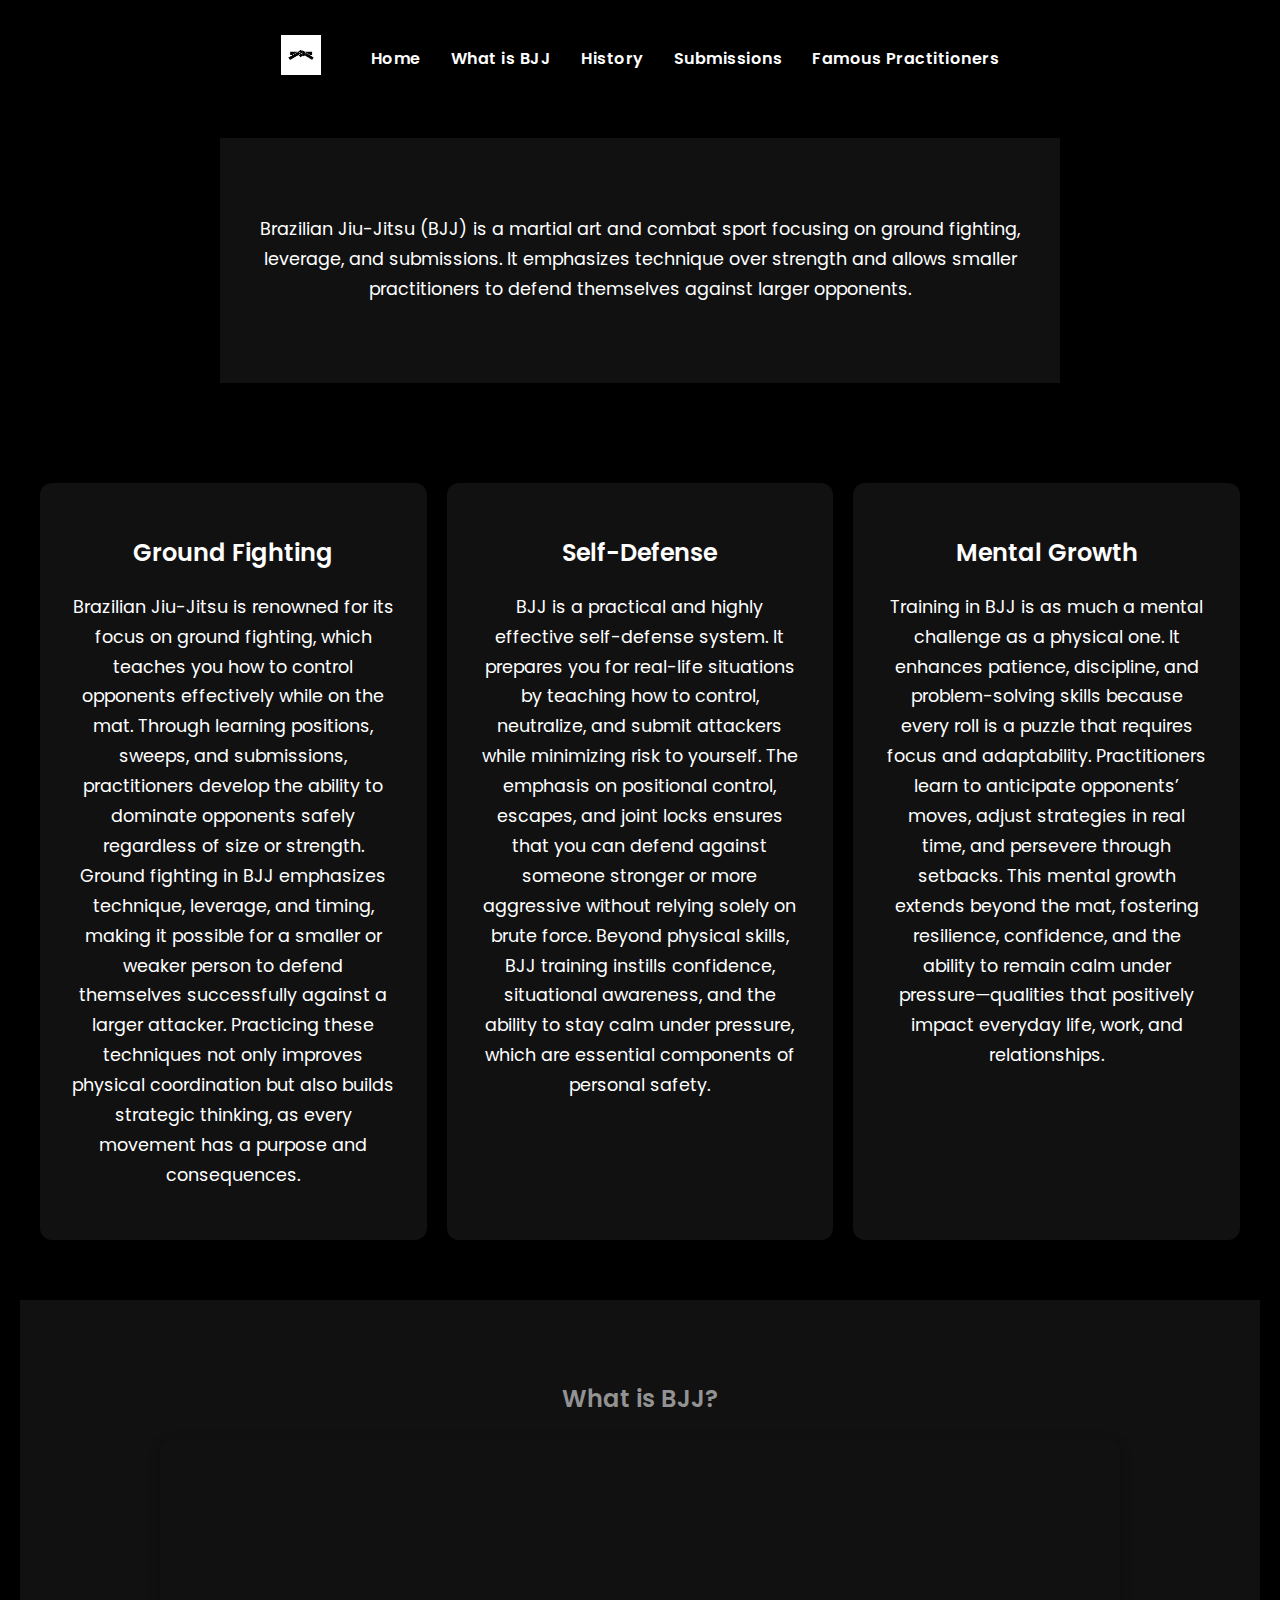
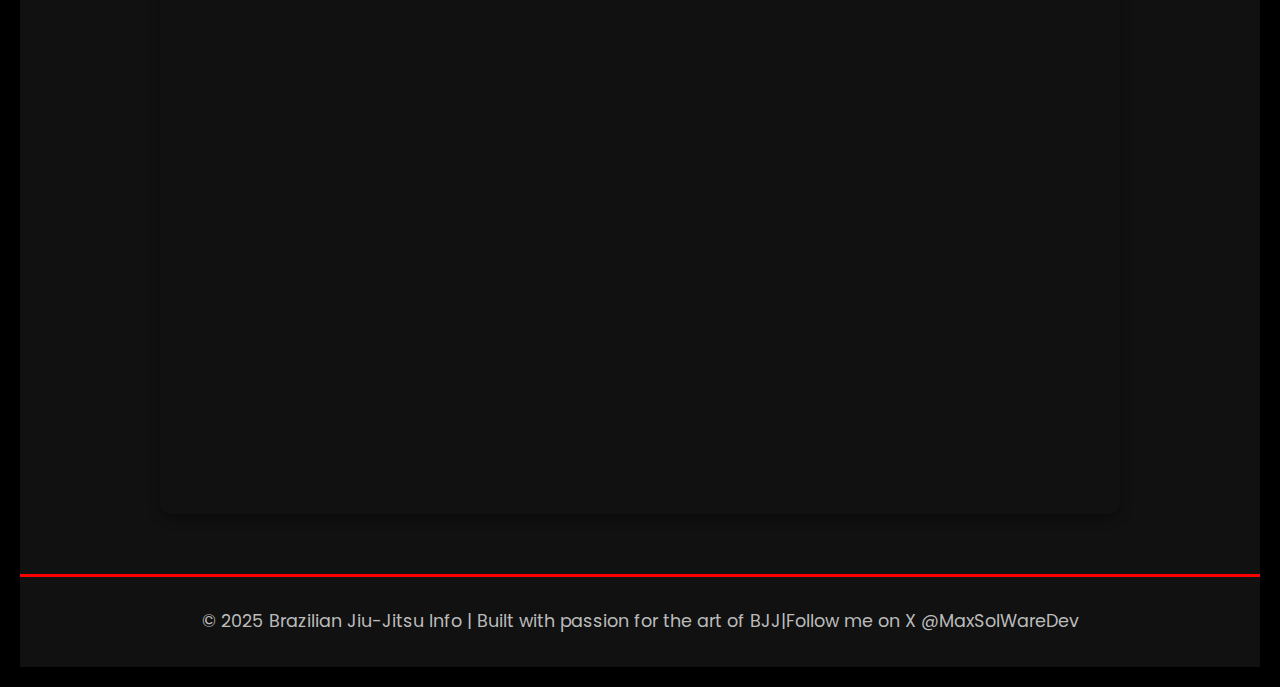
<file: what-is-bjj.html>
<!DOCTYPE html>
<html lang="en">

<head>

  <link href="https://fonts.googleapis.com/css2?family=Poppins:wght@400;600;700;800&display=swap" rel="stylesheet">

  <link rel="icon" href="favicon.ico" type="image/x-icon">


  <script async src="https://www.googletagmanager.com/gtag/js?id=G-JD1SRXKJDD"></script>
  <script>
    window.dataLayer = window.dataLayer || [];
    function gtag() { dataLayer.push(arguments); }
    gtag('js', new Date());
    gtag('config', 'G-JD1SRXKJDD');
  </script>


  <link rel="stylesheet" href="style.css">
  <meta charset="UTF-8">
  <meta name="viewport" content="width=device-width, initial-scale=1.0">
  <title>What is BJJ</title>
</head>

<body class="what-is-bjj">


  <nav>
    <a href="index.html">
      <img src="harder.jpeg" alt="Logo">
    </a>
    <a href="index.html">Home</a>
    <a href="what-is-bjj.html">What is BJJ</a>
    <a href="history.html">History</a>
    <a href="Submissions.html">Submissions</a>
    <a href="practitioners.html">Famous Practitioners</a>
  </nav>


  <section class="intro">
    <p>Brazilian Jiu-Jitsu (BJJ) is a martial art and combat sport focusing on ground fighting, leverage, and
      submissions. It emphasizes technique over strength and allows smaller practitioners to defend themselves against
      larger opponents.</p>
  </section>


  <section class="features">
    <div class="feature">
      <h2>Ground Fighting</h2>
      <p>Brazilian Jiu-Jitsu is renowned for its focus on ground fighting, which teaches you how to control opponents
        effectively while on the mat. Through learning positions, sweeps, and submissions, practitioners develop the
        ability to dominate opponents safely regardless of size or strength. Ground fighting in BJJ emphasizes
        technique, leverage, and timing, making it possible for a smaller or weaker person to defend themselves
        successfully against a larger attacker. Practicing these techniques not only improves physical coordination but
        also builds strategic thinking, as every movement has a purpose and consequences.</p>
    </div>


    <div class="feature">
      <h2>Self-Defense</h2>
      <p>BJJ is a practical and highly effective self-defense system. It prepares you for real-life situations by
        teaching how to control, neutralize, and submit attackers while minimizing risk to yourself. The emphasis on
        positional control, escapes, and joint locks ensures that you can defend against someone stronger or more
        aggressive without relying solely on brute force. Beyond physical skills, BJJ training instills confidence,
        situational awareness, and the ability to stay calm under pressure, which are essential components of personal
        safety.</p>
    </div>


    <div class="feature">
      <h2>Mental Growth</h2>
      <p>Training in BJJ is as much a mental challenge as a physical one. It enhances patience, discipline, and
        problem-solving skills because every roll is a puzzle that requires focus and adaptability. Practitioners learn
        to anticipate opponents’ moves, adjust strategies in real time, and persevere through setbacks. This mental
        growth extends beyond the mat, fostering resilience, confidence, and the ability to remain calm under
        pressure—qualities that positively impact everyday life, work, and relationships.</p>
    </div>
  </section>


  <section class="media">
    <h2>What is BJJ?</h2>
    <div class="video-container">
      <iframe src="https://www.youtube.com/embed/BVkGvkFsmjI" frameborder="0" allowfullscreen></iframe>
    </div>
  </section>


  <footer>
    <p>&copy; 2025 Brazilian Jiu-Jitsu Info | Built with passion for the art of BJJ|Follow me on X @MaxSolWareDev</p>
  </footer>


</body>

</html>
</file>
<file: style.css>
/*Body en style*/
body {
        margin: 0;
        padding: 20px;
        font-family: 'Poppins', sans-serif;
        line-height: 1.6;
        background-color: #000;
        color: #939393;
}



/*intro tekst*/
.intro {
        text-align: center;
        color: #fff;
        max-width: 800px;
        margin: 40px auto;
        font-size: 1.2rem;
        line-height: 1.6;
}



/*Nav*/
nav {
        display: flex;
        align-items: center;
        justify-content: center;
        gap: 30px;
        background-color: #000;
        padding: 15px 20px;
        position: sticky;
        top: 0;
        z-index: 1000;
}

nav img {
        height: 40px;
        margin-right: 20px;
}

nav a {
        color: #fff;
        font-family: 'Poppins', sans-serif;
        font-weight: 600;
        font-size: 1rem;
        letter-spacing: 0.5px;
        text-decoration: none;
        transition: color 0.2s;
}

nav a:hover {
        color: rgb(255, 255, 255);
}



/*header homepage*/
.hero {
        background: url('bjj.jpeg') center/cover no-repeat;
        height: 50vh;
        position: relative;
        display: flex;
        justify-content: center;
        align-items: center;
        text-align: center;
        color: #fff;
}

.hero::before {
        content: "";
        position: absolute;
        inset: 0;
        background: rgba(0, 0, 0, 0.55);
}

.hero-content {
        position: relative;
        z-index: 1;
}

.hero h1 {
        font-size: 4rem;
        font-weight: 800;
        margin-bottom: 20px;
}

.hero p {
        font-size: 1.3rem;
        margin-bottom: 30px;
}



/*sections*/
section {
        padding: 60px 20px;
}

section:nth-child(even) {
        background: #111;
}



/*header*/
h1 {
        font-size: 3rem;
        font-weight: 700;
}

h2,
h3 {
        font-weight: 600;
}



/*paragraaf*/
p {
        font-size: 1.1rem;
        line-height: 1.7;
}

.frontpage-text {
        color: #fff;
}



/*buttons kleur groote*/
.btn,
.btn-small {
        background-color: #f00;
        color: #fff;
        padding: 10px 20px;
        border-radius: 8px;
        text-decoration: none;
        font-weight: 600;
        transition: background 0.2s;
}

.btn:hover,
.btn-small:hover {
        background-color: rgb(255, 255, 255);
}



/*footer*/
footer {
        background: #000;
        color: #bbb;
        text-align: center;
        padding: 30px;
        font-size: 0.9rem;
}

footer p {
        margin: 0;
}

footer {
        background: #111;
        border-top: 3px solid #f00;
}


/*History page*/
.timeline {
        position: relative;
        max-width: 900px;
        margin: 0 auto;
        padding: 40px 0;
        position: relative;
}

.timeline::before,
.timeline::after {
        content: '';
        position: absolute;
        top: 0;
        bottom: 0;
        width: 4px;
        background: #ddd;
        left: 50%;
        transform: translateX(-50%);
}

.timeline-item {
        display: flex;
        align-items: center;
        margin-bottom: 60px;
        position: relative;
        width: 50%;
        padding: 20px 30px;
        box-sizing: border-box;
}

.timeline-item:nth-child(odd) {
        left: 0;
        text-align: right;
}

.timeline-item:nth-child(even) {
        left: 50%;
        text-align: left;
}

.timeline-content {
        background: #111;
        color: #fff;
        padding: 20px;
        border-radius: 10px;
        box-shadow: 0 4px 10px rgba(0, 0, 0, 0.3);
        width: 70%;
        position: relative;
}

.timeline-content:hover {
        transform: scale(1.02);
        transition: all 0.3s ease;
}

.timeline-content h3 {
        margin-top: 0;
        color: #fff;
}

.timeline-content p {
        color: #fff;
}

.timeline-img {
        width: 150px;
        height: 200px;
        flex-shrink: 0;
        overflow: hidden;
        border-radius: 10px;
}

.timeline-img img {
        width: 100%;
        height: 100%;
        object-fit: cover;
}

.timeline-img.left {
        margin-right: 3%;
}

.timeline-img.right {
        order: 1;
        margin-left: 3px;
}



/*submissions page*/
.submission-cards {
        display: flex;
        flex-direction: column;
        gap: 30px;
        padding: 20px;
}

.submission-card {
        background: linear-gradient(145deg, #111 0%, #1a1a1a 100%);
        color: #fff;
        border-radius: 12px;
        padding: 20px;
        margin: 20px auto;
        width: 90%;
        max-width: 900px;
        box-shadow: 0 6px 15px rgba(0, 0, 0, 0.2);
        transition: transform 0.2s ease, box-shadow 0.2s ease;
}

.submission-card:hover {
        transform: translateY(-5px);
}

.submission-card h2 {
        margin-top: 0;
        margin-bottom: 15px;
}

.submission-content {
        display: flex;
        flex-direction: row;
        align-items: flex-start;
        gap: 20px;
}

.submission-text {
        flex: 1;
}

.submission-video iframe {
        border-radius: 8px;
}



/*Practitioners page*/
body.practitioners .practitioner-full {
        display: flex;
        flex-wrap: wrap;
        justify-content: center;
        gap: 30px;
        padding: 40px 20px;
}

body.practitioners .practitioner-detail {
        background: #111;
        color: #fff;
        border-radius: 12px;
        padding: 20px;
        text-align: center;
        width: 300px;
        box-shadow: 0 4px 12px rgba(0, 0, 0, 0.3);
        transition: transform 0.2s, box-shadow 0.2s;
}

body.practitioners .practitioner-detail:hover {
        transform: translateY(-5px);
        box-shadow: 0 8px 20px rgba(0, 0, 0, 0.5);
}

body.practitioners .practitioner-detail img {
        width: 100%;
        height: 250px;
        object-fit: cover;
        border-radius: 12px;
        margin-bottom: 15px;
}



/*preview kaarten homepage*/
.features {
        display: grid;
        grid-template-columns: repeat(auto-fit, minmax(280px, 1fr));
        gap: 20px;
        padding: 60px 20px;
        text-align: center;
}

.feature {
        background: #111;
        border-radius: 12px;
        padding: 30px;
        color: #fff;
        transition: transform 0.2s ease, box-shadow 0.2s ease;
}

.feature:hover {
        transform: translateY(-5px);
        box-shadow: 0 8px 20px rgba(0, 0, 0, 0.3);
}


/*preview kaarten rode lijn*/
.feature,
.submission-card,
.practitioner-detail {
        border: 2px solid transparent;
        transition: border 0.3s ease;
}

.feature:hover,
.submission-card:hover,
.practitioner-detail:hover {
        border: 2px solid #f00;
}



/*videos*/
.media {
        padding: 60px 20px;
        text-align: center;
}

.video-container {
        position: relative;
        padding-bottom: 56.25%;
        height: 0;
        overflow: hidden;
        max-width: 80%;
        margin: 0 auto;
        border-radius: 12px;
        box-shadow: 0 4px 12px rgba(0, 0, 0, 0.4);
}

.video-container iframe {
        position: absolute;
        top: 0;
        left: 0;
        width: 100%;
        height: 80%;
        border: none;
}



/* Practitioner videos*/
.practitioner-videos {
        padding: 50px 20px;
        text-align: center;
}

.practitioner-videos h2 {
        font-size: 2rem;
        margin-bottom: 30px;
        color: #fff;
}

.video-grid {
        display: flex;
        justify-content: center;
        gap: 20px;
        flex-wrap: wrap;
}

.video-card {
        flex: 1 1 300px;
        max-width: 400px;
}

.video-card iframe {
        width: 100%;
        height: 225px;
        border-radius: 12px;
        box-shadow: 0 4px 12px rgba(0, 0, 0, 0.3);
}



/*practitioners preview*/
.practitioner-grid {
        display: flex;
        justify-content: center;
        gap: 30px;
        flex-wrap: wrap;
        margin-top: 30px;
}

.practitioner-card {
        background: #111;
        border-radius: 12px;
        padding: 25px;
        width: 280px;
        text-align: center;
        color: #fff;
        transition: transform 0.3s ease, box-shadow 0.3s ease;
}

.practitioner-card img {
        width: 100%;
        border-radius: 8px;
        height: auto;
}

.practitioner-card:hover {
        transform: translateY(-8px);
        box-shadow: 0 12px 25px rgba(0, 0, 0, 0.4);
}

.practitioner-card .btn-small {
        display: inline-block;
        margin-top: 10px;
        padding: 10px 20px;
        background-color: #f00;
        color: #fff;
        border-radius: 6px;
        text-decoration: none;
        font-weight: 600;
        transition: background 0.2s;
}

.practitioner-card .btn-small:hover {
        background-color: #ff5555;
}

.practitioners-preview {
        text-align: center;
        padding: 60px 20px;
        color: #fff;
}

.practitioner-grid {
        display: flex;
        justify-content: center;
        flex-wrap: wrap;
        gap: 30px;
        margin-top: 30px;
}



/*telefoon*/
@media (max-width: 1024px) {
        body {
                padding: 10px;
                font-size: 1rem;
        }

        section {
                padding: 40px 10px;
        }

        h1 {
                font-size: 2.5rem;
        }

        h2 {
                font-size: 1.8rem
        }

        h3 {
                font-size: 1.4rem;
        }

        p {
                font-size: 1rem;
                line-height: 1.5;
        }

        .btn,
        .btn-small {
                padding: 8px 16px;
                font-size: 0.9rem;
        }
}

/*home*/
@media (max-width: 768px) {
        .hero {
                height: 35vh;
        }

        .hero h1 {
                font-size: 2rem;
        }

        .hero p {
                font-size: 1rem;
        }

        .features {
                grid-template-columns: 1fr;
        }

        .practitioner-grid {
                flex-direction: column;
                gap: 20px;
        }

        .video-container {
                max-width: 100%;
                height: auto;
        }
}

/*what is bjj*/
@media (max-width: 768px) {
        .features {
                grid-template-columns: 1fr;
                padding: 20px 10px;
        }

        .video-container {
                max-width: 100%;
                height: auto;
        }

        .intro {
                padding: 10px 5px;
                font-size: 1rem;
        }
}

/*tijdlijn*/
@media (max-width: 768px) {
        .timeline {
                max-width: 100%;
                padding: 20px 10px;
        }

        .timeline-item {
                width: 100% !important;
                display: flex;
                flex-direction: column;
                align-items: center;
                text-align: center;
                left: 0 !important;
                margin-bottom: 40px;
        }

        .timeline-img {
                width: 90%;
                height: auto;
                margin: 0 0 15px 0;
        }

        .timeline-img img {
                width: 100%;
                height: auto;
                object-fit: cover;
        }

        .timeline-content {
                width: 95%;
                padding: 15px;
                border-radius: 10px;
                box-shadow: 0 4px 12px rgba(0, 0, 0, 0.2);
        }

        .timeline::after,
        .timeline-item::before {
                display: none;
        }
}

/*submissions*/
@media (max-width: 768px) {
        .submission-content {
                flex-direction: column;
        }

        .submission-video iframe {
                width: 100%;
                height: 200px;
        }

        .submission-card {
                width: 95%;
        }
}

/*practitioners*/
@media (max-width: 768px) {
        .practitioner-full {
                flex-direction: column;
                align-items: center;
                gap: 20px;
                padding: 20px 10px;
        }

        .practitioner-detail {
                width: 90%;
        }

        .video-grid {
                flex-direction: column;
                gap: 20px;
        }

        .video-card iframe {
                height: 200px;
        }
}

/*NAV*/
@media (max-width: 768px) {
        nav {
                flex-direction: column;
                align-items: flex-start;
                gap: 0;
                background: #111;
                position: relative;
        }

        nav a {
                display: block;
                width: 100%;
                padding: 15px 20px;
                border-bottom: 1px solid #222;
        }

        nav a:first-child {
                border-top: 1px solid #222;
        }
}
</file>
